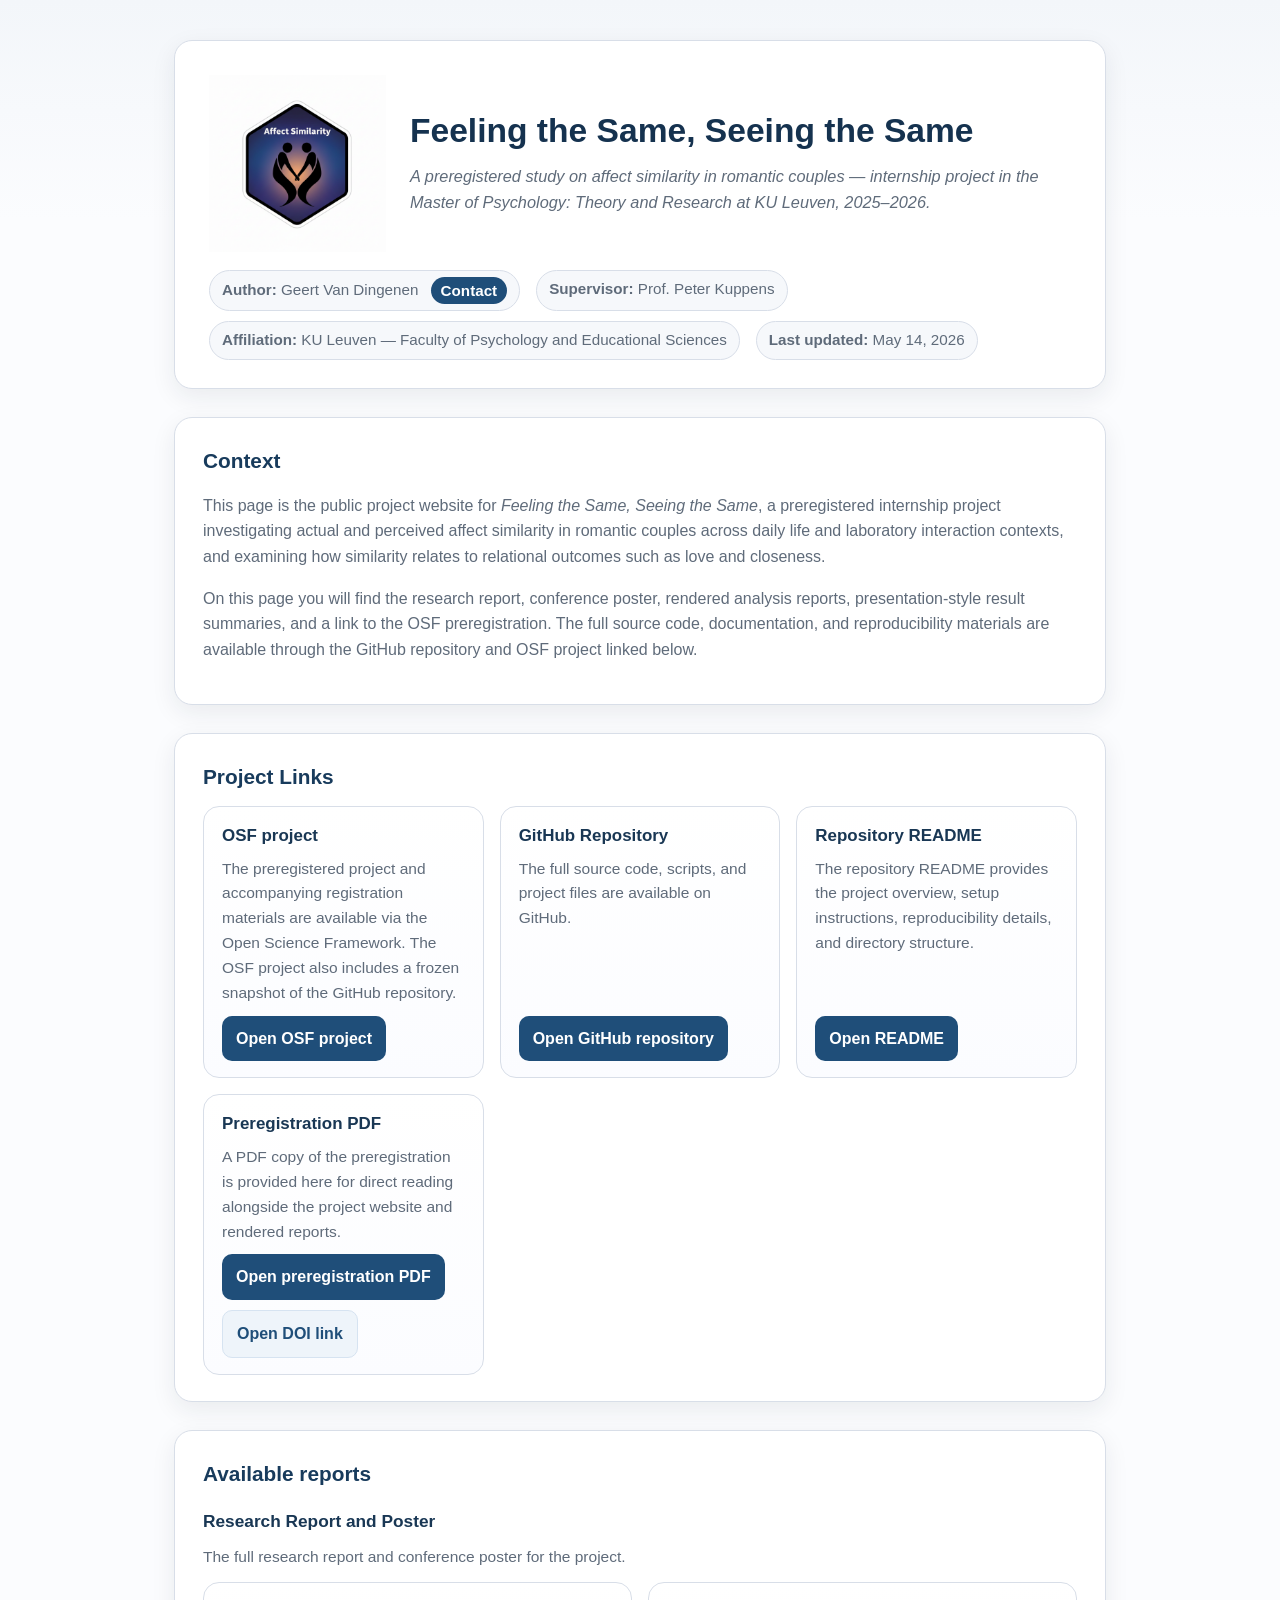
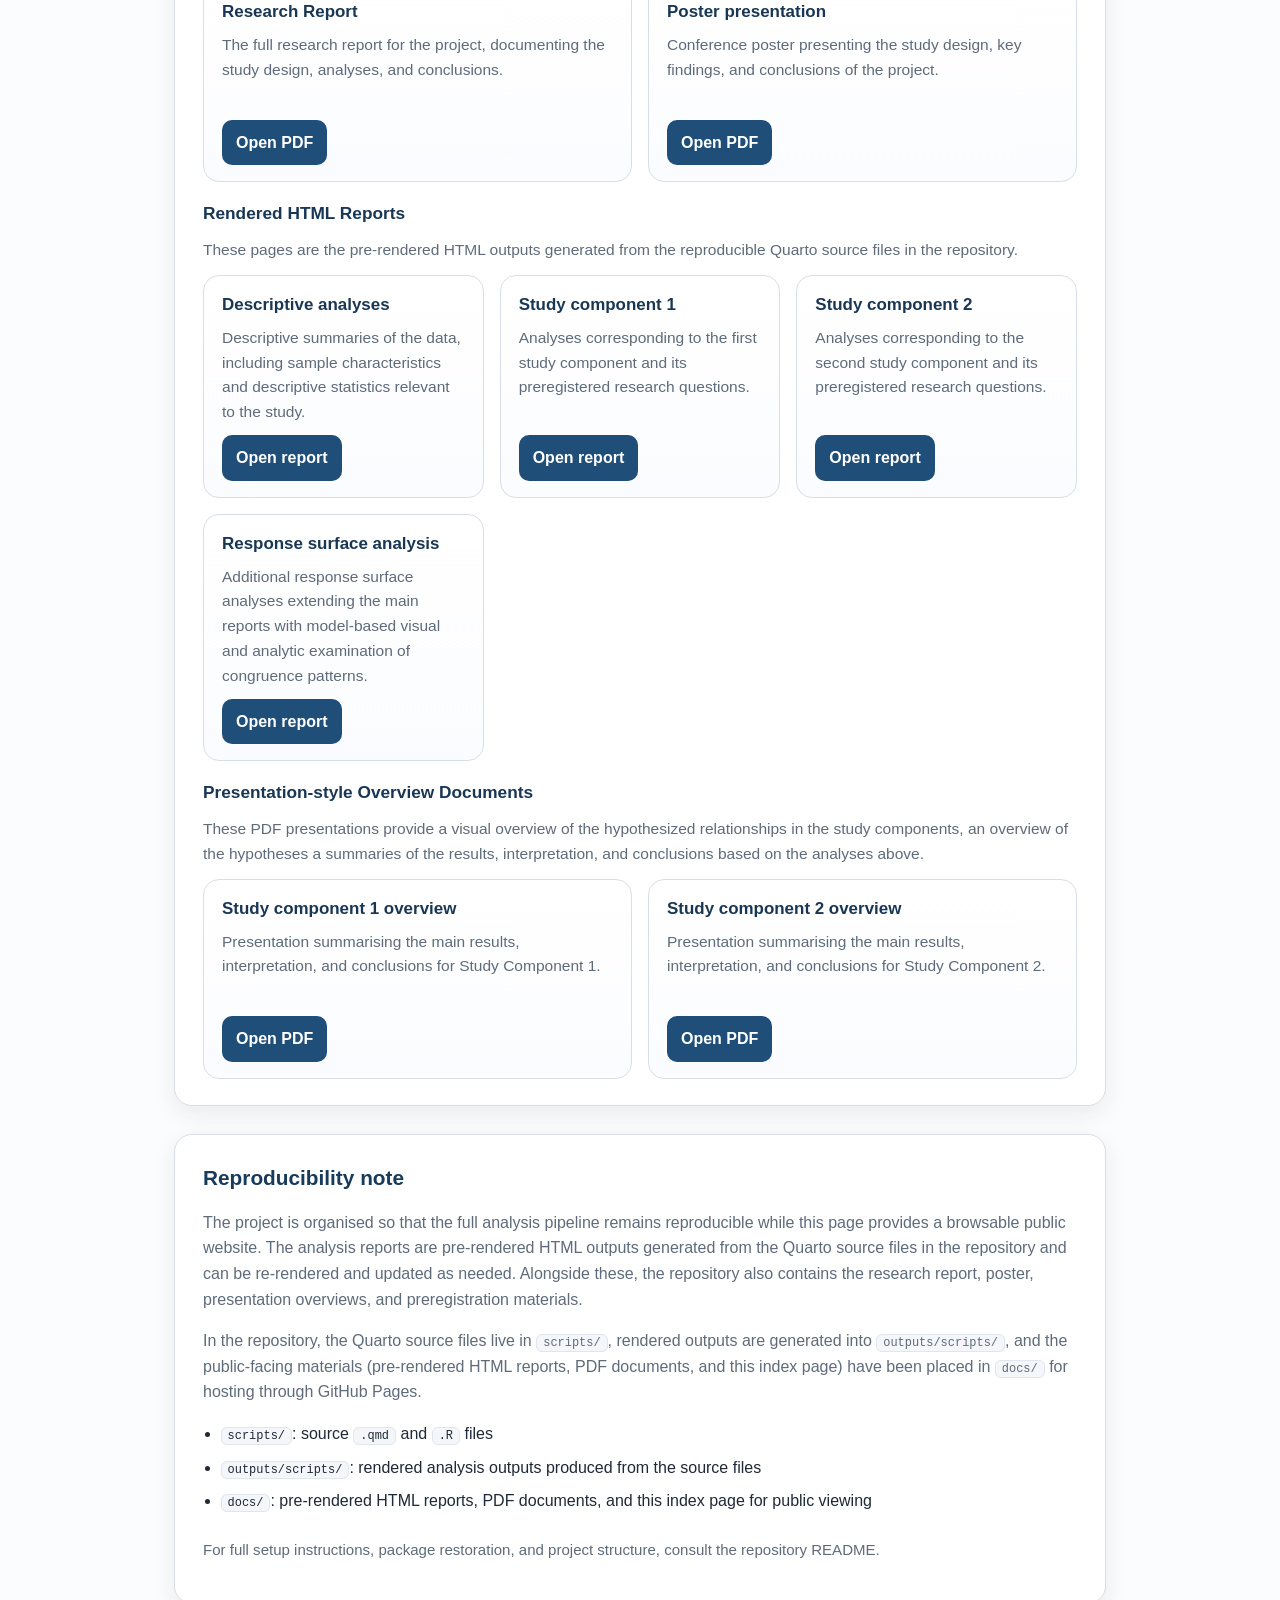
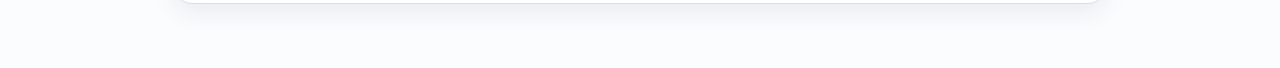
<file: docs/index.html>
<!DOCTYPE html>
<html lang="en">
<head>
  <meta charset="utf-8">
  <meta name="viewport" content="width=device-width, initial-scale=1">
  <title>Feeling the Same, Seeing the Same — Analysis Reports</title>
  <style>
    :root{
      --ink:#1f2937;
      --muted:#5f6b7a;
      --line:#d8dee8;
      --panel:#ffffff;
      --soft:#f6f8fb;
      --accent:#1f4e79;
      --accent-2:#315f8a;
      --shadow:0 8px 24px rgba(22, 34, 51, 0.08);
      --max:980px;
    }
    *{box-sizing:border-box}
    html{scroll-behavior:smooth}
    body{
      margin:0;
      font-family:-apple-system,BlinkMacSystemFont,"Segoe UI",Roboto,"Helvetica Neue",Arial,sans-serif;
      color:var(--ink);
      background:linear-gradient(180deg,#f3f6fa 0%, #fbfcfe 220px, #fbfcfe 100%);
      line-height:1.6;
    }
    .wrap{
      max-width:var(--max);
      margin:0 auto;
      padding:40px 24px 64px;
    }
    .hero{
      background:var(--panel);
      border:1px solid var(--line);
      border-radius:18px;
      padding:34px 34px 28px;
      box-shadow:var(--shadow);
    }
    .hero-head{
      display:flex;
      align-items:center;
      gap:24px;
    }
    .hero-copy{
      min-width:0;
    }
    .hero-logo{
      width:177px;
      height:auto;
      flex:0 0 auto;
    }
    h1{
      margin:0 0 12px;
      font-size:2.1rem;
      line-height:1.15;
      color:#15324f;
    }
    .subtitle{
      margin:0;
      color:var(--muted);
      font-size:1.02rem;
      max-width:52rem;
    }
    .meta{
      margin-top:18px;
      display:flex;
      flex-wrap:wrap;
      gap:10px 16px;
      color:var(--muted);
      font-size:0.95rem;
    }
    .meta span{
      background:var(--soft);
      border:1px solid var(--line);
      border-radius:999px;
      padding:6px 12px;
    }
    .meta a{
      color:inherit;
      text-decoration:none;
    }
    .contact-button{
      display:inline-block;
      margin-left:8px;
      padding:6px 10px;
      border-radius:999px;
      background:var(--accent);
      color:white !important;
      font-weight:600;
      line-height:1;
      vertical-align:middle;
    }
    .contact-button:hover{
      background:var(--accent-2);
    }
    section{
      margin-top:28px;
    }
    h2{
      font-size:1.3rem;
      margin:0 0 12px;
      color:#183b5c;
    }
    .subsection-title{
      margin:18px 0 10px;
      font-size:1.08rem;
      color:#193754;
    }
    .section-note{
      margin:0 0 12px;
      color:var(--muted);
      font-size:.97rem;
    }
    .panel{
      background:var(--panel);
      border:1px solid var(--line);
      border-radius:18px;
      padding:26px 28px;
      box-shadow:var(--shadow);
    }
    .reports{
      display:grid;
      grid-template-columns:repeat(auto-fit,minmax(260px,1fr));
      gap:16px;
      margin-top:10px;
    }
    .resource-grid{
      display:grid;
      grid-template-columns:repeat(auto-fit,minmax(280px,1fr));
      gap:16px;
      margin-top:10px;
    }
    .card{
      display:flex;
      flex-direction:column;
      gap:10px;
      background:linear-gradient(180deg,#ffffff 0%, #fbfcff 100%);
      border:1px solid var(--line);
      border-radius:16px;
      padding:18px 18px 16px;
      min-height:200px;
    }
    .card h3{
      margin:0;
      font-size:1.06rem;
      line-height:1.3;
      color:#193754;
    }
    .card p{
      margin:0;
      color:var(--muted);
      font-size:.97rem;
    }
    .card a{
      margin-top:auto;
      display:inline-block;
      width:fit-content;
      text-decoration:none;
      color:white;
      background:var(--accent);
      padding:10px 14px;
      border-radius:10px;
      font-weight:600;
    }
    .card a:hover{background:var(--accent-2)}
    .resource-links{
      margin-top:auto;
      display:flex;
      flex-wrap:wrap;
      gap:10px;
    }
    .resource-links a{
      display:inline-block;
      text-decoration:none;
      font-weight:600;
      border-radius:10px;
      padding:10px 14px;
    }
    .resource-links a.primary{
      color:white;
      background:var(--accent);
    }
    .resource-links a.primary:hover{
      background:var(--accent-2);
    }
    .resource-links a.secondary{
      color:var(--accent);
      background:#eef4fa;
      border:1px solid #d6e3f1;
    }
    ul{
      margin:10px 0 0 1.1rem;
      padding:0;
    }
    li + li{margin-top:8px}
    code{
      background:#f4f6f9;
      border:1px solid #e0e6ef;
      border-radius:6px;
      padding:1px 6px;
      font-size:.92em;
    }
    .footer-note{
      margin-top:24px;
      color:var(--muted);
      font-size:.94rem;
    }
    .panel > p{color:var(--muted)}
    @media (max-width:700px){
      .hero,.panel{padding:22px}
      .hero-head{
        flex-direction:column;
        align-items:flex-start;
        gap:18px;
      }
      .hero-logo{width:96px}
      h1{font-size:1.8rem}
    }
  </style>
</head>
<body>
  <div class="wrap">
    <header class="hero">
      <div class="hero-head">
        <img class="hero-logo" src="affectlogo.png" alt="Affect Similarity logo">
        <div class="hero-copy">
          <h1>Feeling the Same, Seeing the Same</h1>
          <p class="subtitle">
            <em>A preregistered study on affect similarity in romantic couples — internship project in the Master of Psychology: Theory and Research at KU Leuven, 2025–2026.</em>
          </p>
        </div>
      </div>
      <div class="meta">
        <span><strong>Author:</strong> Geert Van Dingenen <a class="contact-button" href="mailto:geert.vandingenen@gmail.com">Contact</a></span>
        <span><strong>Supervisor:</strong> Prof. Peter Kuppens</span>
        <span><strong>Affiliation:</strong> KU Leuven — Faculty of Psychology and Educational Sciences</span>
        <span><strong>Last updated:</strong> May 14, 2026</span>
      </div>
    </header>

    <section class="panel">
      <h2>Context</h2>
      <p>
        This page is the public project website for <em>Feeling the Same, Seeing the Same</em>, a preregistered internship
        project investigating actual and perceived affect similarity in romantic couples across daily life and laboratory
        interaction contexts, and examining how similarity relates to relational outcomes such as love and closeness.
      </p>
      <p>
        On this page you will find the research report, conference poster, rendered analysis reports, presentation-style
        result summaries, and a link to the OSF preregistration. The full source code, documentation, and reproducibility
        materials are available through the GitHub repository and OSF project linked below.
      </p>
    </section>

    <section class="panel">
      <h2>Project Links</h2>
      <div class="resource-grid">
        <article class="card">
          <h3>OSF project</h3>
          <p>
            The preregistered project and accompanying registration materials are available via the Open Science Framework.
            The OSF project also includes a frozen snapshot of the GitHub repository.
          </p>
          <div class="resource-links">
            <a class="primary" href="https://doi.org/10.17605/OSF.IO/E5SZ2" target="_blank" rel="noopener">Open OSF project</a>
          </div>
        </article>

        <article class="card">
          <h3>GitHub Repository</h3>
          <p>
            The full source code, scripts, and project files are available on GitHub.
          </p>
          <div class="resource-links">
            <a class="primary" href="https://github.com/helianthos/Affect_Similarity" target="_blank" rel="noopener">Open GitHub repository</a>
          </div>
        </article>

        <article class="card">
          <h3>Repository README</h3>
          <p>
            The repository README provides the project overview, setup instructions, reproducibility details, and directory structure.
          </p>
          <div class="resource-links">
            <a class="primary" href="README.html" target="_blank" rel="noopener">Open README</a>
          </div>
        </article>

        <article class="card">
          <h3>Preregistration PDF</h3>
          <p>
            A PDF copy of the preregistration is provided here for direct reading alongside the project website and rendered reports.
          </p>
          <div class="resource-links">
            <a class="primary" href="OSF%20Preregistration_Feeling%20The%20Same_Seeing%20The%20Same_Geert%20Van%20Dingenen.pdf" target="_blank" rel="noopener" type="application/pdf">Open preregistration PDF</a>
            <a class="secondary" href="https://doi.org/10.17605/OSF.IO/E5SZ2" target="_blank" rel="noopener">Open DOI link</a>
          </div>
        </article>
      </div>
    </section>

    <section class="panel">
      <h2>Available reports</h2>
      <h3 class="subsection-title">Research Report and Poster</h3>
      <p class="section-note">
        The full research report and conference poster for the project.
      </p>
      <div class="reports">
        <article class="card">
          <h3>Research Report</h3>
          <p>
            The full research report for the project, documenting the study design, analyses, and conclusions.
          </p>
          <a href="Manuscript_Feeling_The_Same_Seeing_The_Same.pdf" target="_blank" rel="noopener" type="application/pdf">Open PDF</a>
        </article>

        <article class="card">
          <h3>Poster presentation</h3>
          <p>
            Conference poster presenting the study design, key findings, and conclusions of the project.
          </p>
          <a href="Poster_Feeling_The_Same_Seeing_The_Same.pdf" target="_blank" rel="noopener" type="application/pdf">Open PDF</a>
        </article>
      </div>

      <h3 class="subsection-title">Rendered HTML Reports</h3>
      <p class="section-note">
        These pages are the pre-rendered HTML outputs generated from the reproducible Quarto source files in the repository.
      </p>
      <div class="reports">
        <article class="card">
          <h3>Descriptive analyses</h3>
          <p>
            Descriptive summaries of the data, including sample characteristics and descriptive statistics relevant to the study.
          </p>
          <a href="05_descriptives.html">Open report</a>
        </article>

        <article class="card">
          <h3>Study component 1</h3>
          <p>
            Analyses corresponding to the first study component and its preregistered research questions.
          </p>
          <a href="06_study_component_1.html">Open report</a>
        </article>

        <article class="card">
          <h3>Study component 2</h3>
          <p>
            Analyses corresponding to the second study component and its preregistered research questions.
          </p>
          <a href="07_study_component_2.html">Open report</a>
        </article>

        <article class="card">
          <h3>Response surface analysis</h3>
          <p>
            Additional response surface analyses extending the main reports with model-based visual and analytic examination of congruence patterns.
          </p>
          <a href="08_response_surface_analysis.html">Open report</a>
        </article>
      </div>

      <h3 class="subsection-title">Presentation-style Overview Documents</h3>
      <p class="section-note">
        These PDF presentations provide a visual overview of the hypothesized relationships in the study components, an overview of the hypotheses a summaries of the results, interpretation, and conclusions based on the analyses above.
      </p>
      <div class="reports">
        <article class="card">
          <h3>Study component 1 overview</h3>
          <p>
            Presentation summarising the main results, interpretation, and conclusions for Study Component 1.
          </p>
          <a href="SC1_Results.pdf" target="_blank" rel="noopener" type="application/pdf">Open PDF</a>
        </article>

        <article class="card">
          <h3>Study component 2 overview</h3>
          <p>
            Presentation summarising the main results, interpretation, and conclusions for Study Component 2.
          </p>
          <a href="SC2_Results.pdf" target="_blank" rel="noopener" type="application/pdf">Open PDF</a>
        </article>
      </div>
    </section>

    <section class="panel">
      <h2>Reproducibility note</h2>
      <p>
        The project is organised so that the full analysis pipeline remains reproducible while this page provides a browsable
        public website. The analysis reports are pre-rendered HTML outputs generated from the Quarto source files in the
        repository and can be re-rendered and updated as needed. Alongside these, the repository also contains the research
        report, poster, presentation overviews, and preregistration materials.
      </p>
      <p>
        In the repository, the Quarto source files live in <code>scripts/</code>, rendered outputs are generated into
        <code>outputs/scripts/</code>, and the public-facing materials (pre-rendered HTML reports, PDF documents, and this
        index page) have been placed in <code>docs/</code> for hosting through GitHub Pages.
      </p>
      <ul>
        <li><code>scripts/</code>: source <code>.qmd</code> and <code>.R</code> files</li>
        <li><code>outputs/scripts/</code>: rendered analysis outputs produced from the source files</li>
        <li><code>docs/</code>: pre-rendered HTML reports, PDF documents, and this index page for public viewing</li>
      </ul>
      <p class="footer-note">
        For full setup instructions, package restoration, and project structure, consult the repository README.
      </p>
    </section>
  </div>
</body>
</html>
</file>
